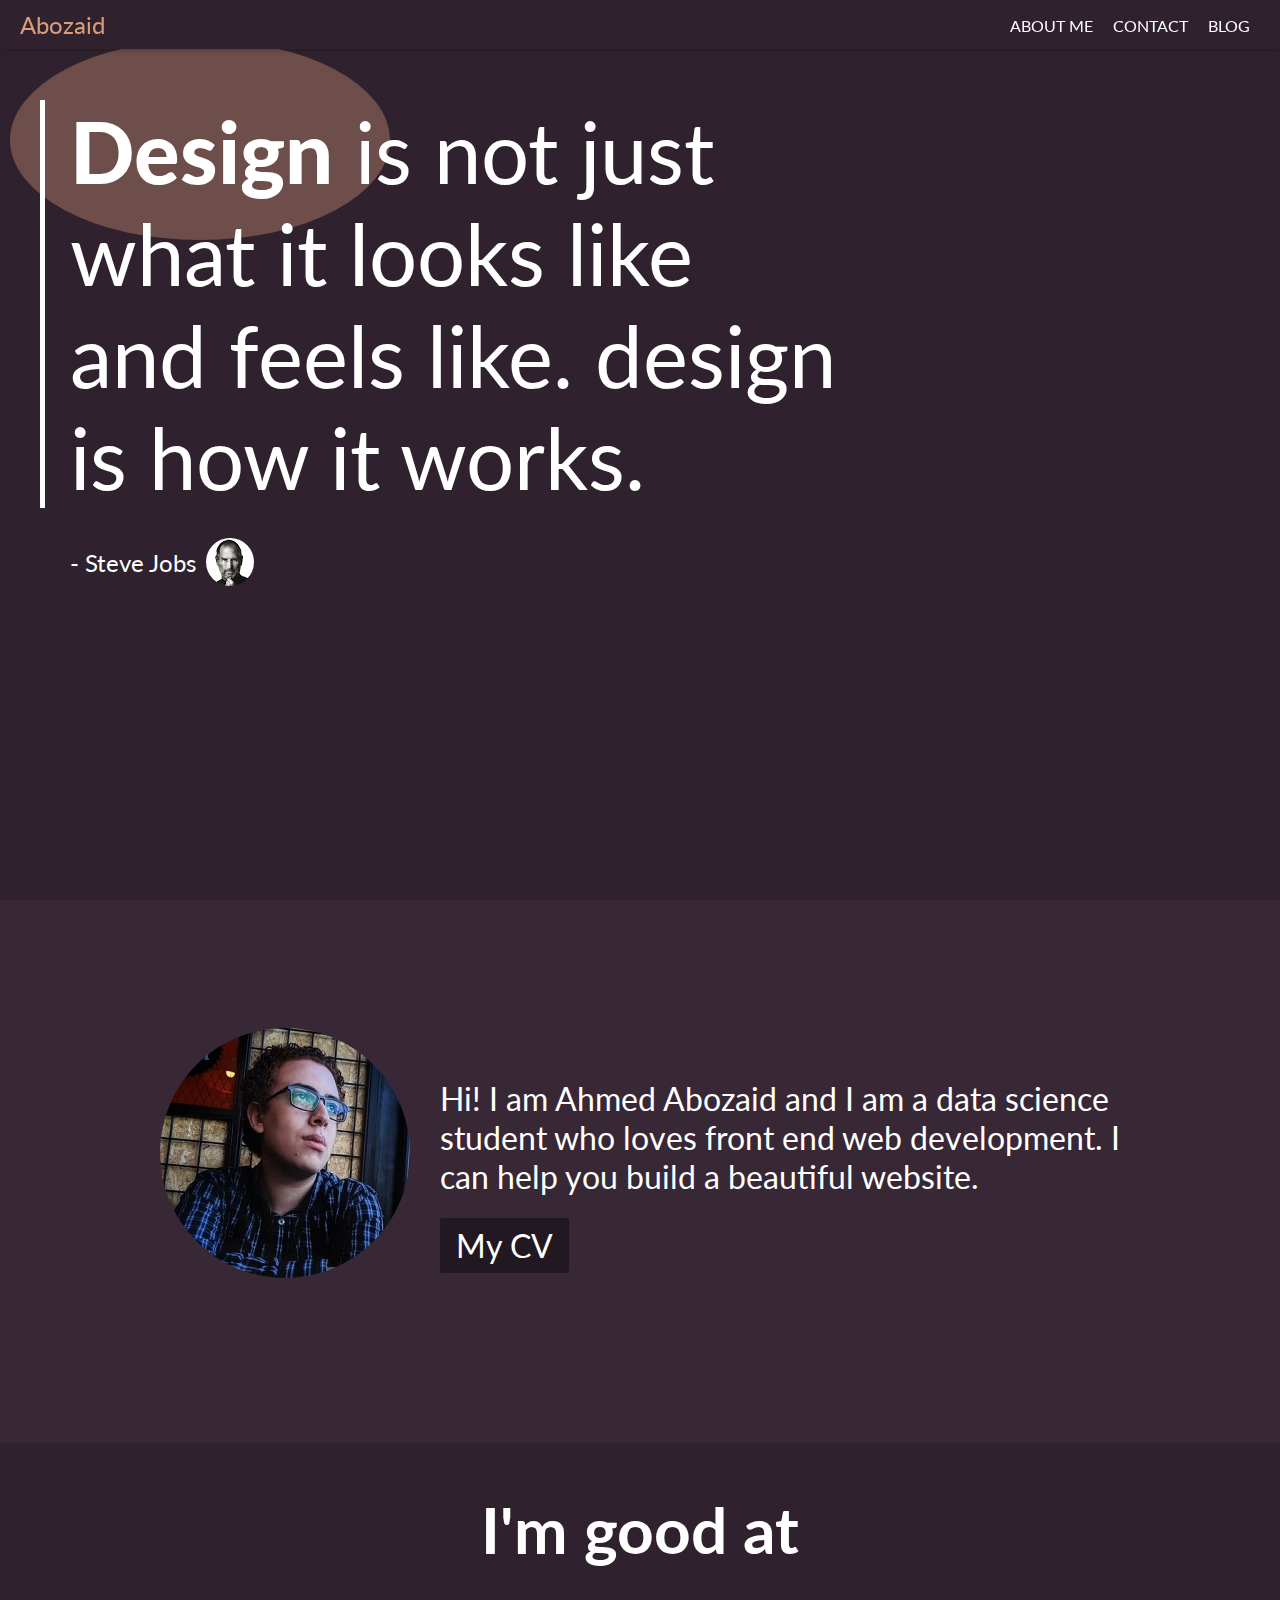
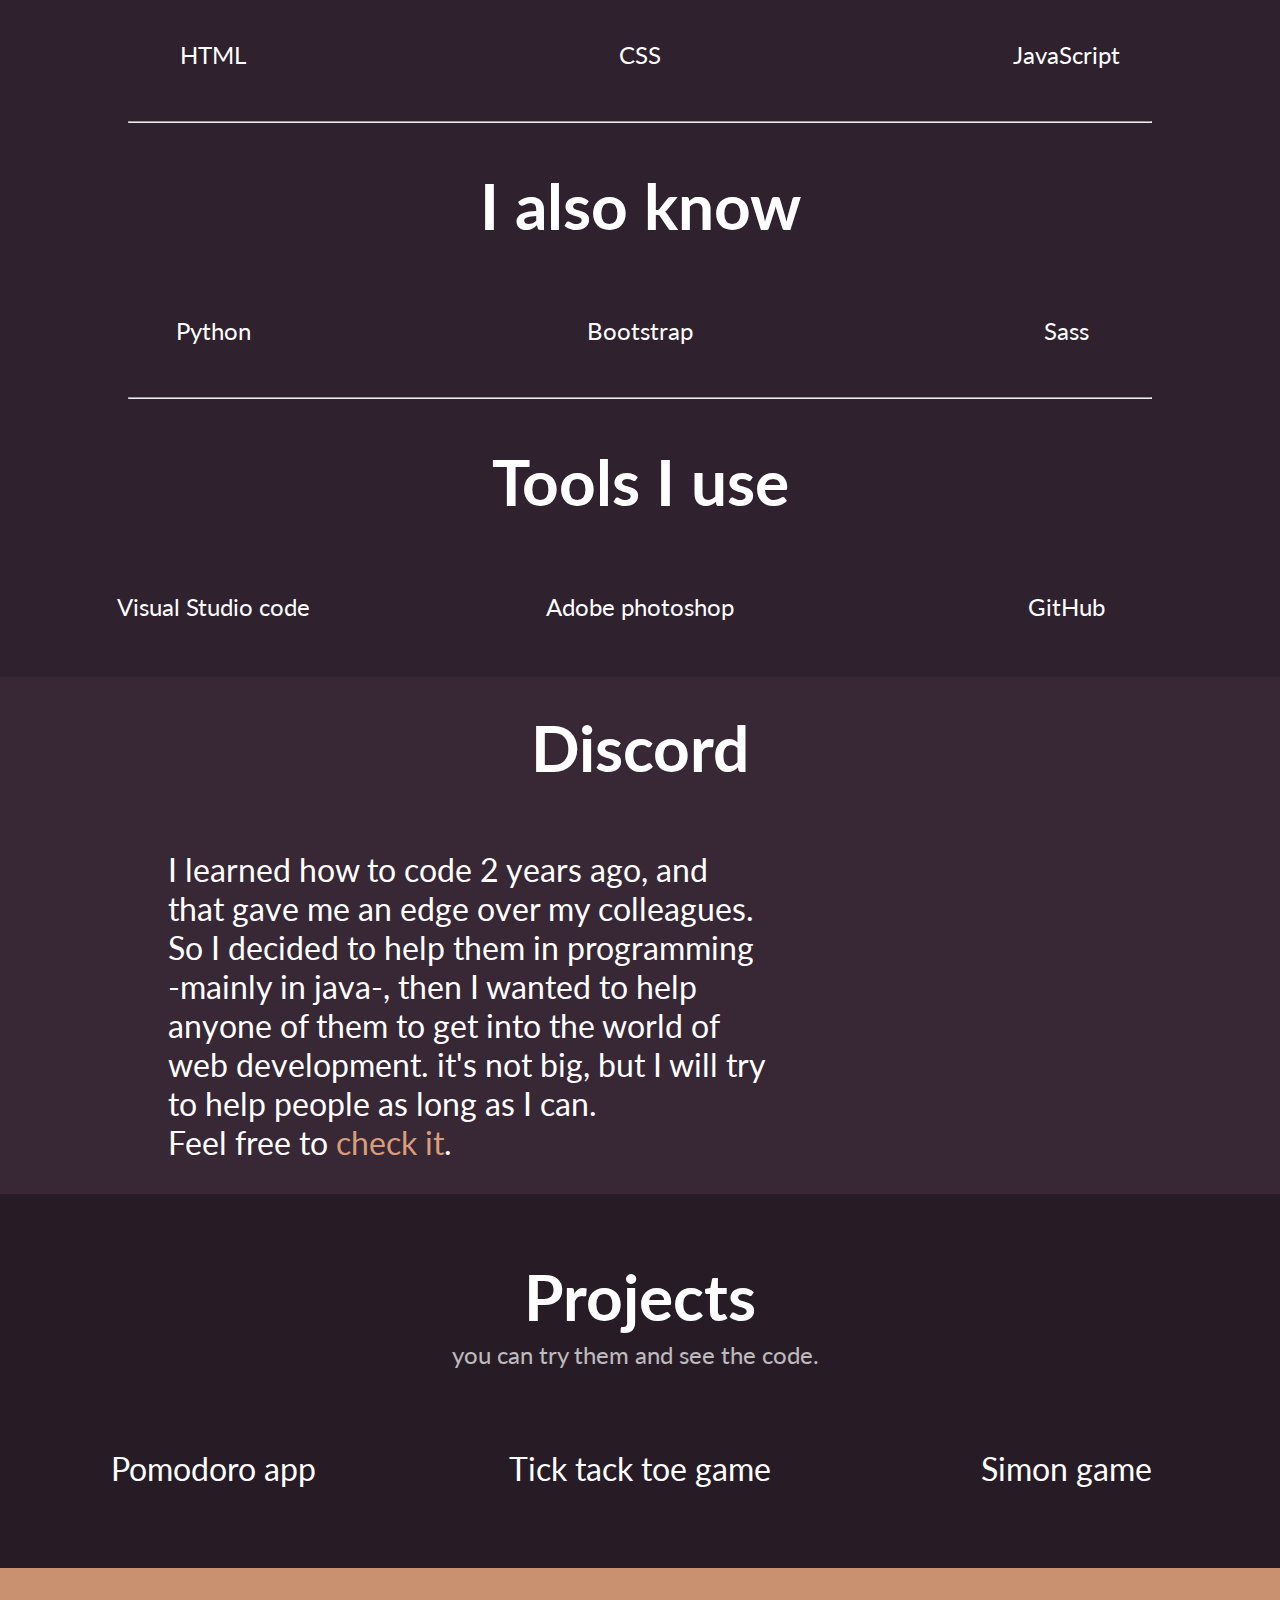
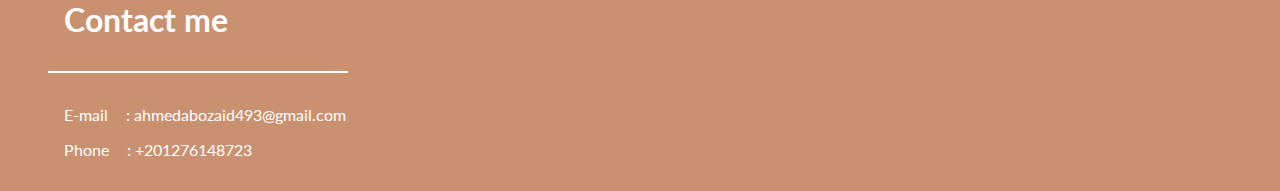
<file: index.html>
<!DOCTYPE html>
<html lang="en">
<head>
    <meta charset="UTF-8">
    <meta name="viewport" content="width=device-width, initial-scale=1.0">
    <title>Ahmed Abozaid</title>
    <link rel="stylesheet" href="https://cdnjs.cloudflare.com/ajax/libs/font-awesome/5.15.2/css/all.min.css" integrity="sha512-HK5fgLBL+xu6dm/Ii3z4xhlSUyZgTT9tuc/hSrtw6uzJOvgRr2a9jyxxT1ely+B+xFAmJKVSTbpM/CuL7qxO8w==" crossorigin="anonymous" />
    <link rel='icon' href='imgs/me.png'>
    <link rel="stylesheet" href="style.css">
</head>
<body>
    <nav>
        <small><a href="#">Abozaid</a></small>
        <ul class="navEls">
            <li class="navEl"><a href="#aboutMe">ABOUT ME</a></li>
            <li class="navEl"><a href="#contact">CONTACT</a></li>
            <li class="navEl"><a href="blog.html" target="_blank">BLOG</a></li>
        </ul>
    </nav>
    <!-- the <header> -->
        <header>
            <div class="quoteLine"></div>
            <div class="quote"><div class="firstWord">Design</div><div class="phrase"></div> </div>
            <div class="teller">
                <small> - Steve Jobs </small>
            <img src="imgs/steveJobs.jpg" alt="steve jobs image" draggable="false">
            </div>
            <a href="#projects" class="arrow">My works <br><i class="fas fa-chevron-down"></i></a>
        </header>

        <section class="aboutMe" id="aboutMe">
            <div class="brief">
                <div class="cvImg">
                    <img src="/imgs/ahmed.jpg" alt="myPhoto" draggable="false">
                </div>
                <div class="cvText">
                    <p>Hi! I am Ahmed Abozaid and I am a data science student who loves front end web development. I can help you build a beautiful website.</p>
                <a href="files/AhmedAbozaidCV.pdf" class="cv" target="_blank">My CV</a>
                </div>
            </div>
            <div class="skills">
                <h2>I'm good at</h2>
                <div class="goodAt">
                    <div class="skill">
                        <i class="fab fa-html5"></i>
                        <p>HTML</p>
                    </div>
                    <div class="skill">
                        <i class="fab fa-css3-alt"></i>
                        <p>CSS</p>
                    </div>
                    <div class="skill">
                        <i class="fab fa-js"></i>
                        <p>JavaScript</p>
                    </div>
                </div>
                <hr>
                <h2>I also know</h2>
                <div class="know">
                    <div class="skill">
                        <i class="fab fa-python"></i>
                        <p>Python</p>
                    </div>
                    <div class="skill">
                        <i class="fab fa-bootstrap"></i>
                        <p>Bootstrap</p>
                    </div>
                    <div class="skill">
                        <i class="fab fa-sass"></i>
                        <p>Sass</p>
                    </div>
                </div>
                <hr>
                <h2>Tools I use</h2>
                <div class="tools">
                    <div class="skill">
                        <i class="fas fa-code"></i>
                        <p>Visual Studio code</p>
                    </div>
                    <div class="skill">
                        <i class="fas fa-edit"></i>
                        <p>Adobe photoshop</p>
                    </div>
                    <div class="skill">
                        <i class="fab fa-github"></i>
                        <p>GitHub</p>
                    </div>
                </div>
            </div>
            <h2 class="discordHeader">Discord</h2>
            <div class="discord">
                <div class="discordParagraph">
                    <p>I learned how to code 2 years ago, and that gave me an edge over my colleagues. So I decided to help them in programming -mainly in java-, then I wanted to help anyone of them to get into the world of web development. it's not big, but I will try to help people as long as I can. <br> Feel free to <a href="https://discord.gg/SNUh6CbSbd" target="_blank">check it</a>.</p>
                </div>
                <i class="fab fa-discord"></i>
            </div>
        </section>
        <section class="projects" id="projects">
            <h2>Projects</h2>
            <small>you can try them and see the code.</small>
            <div class="works">
                <div class="work">
                    <i class="fas fa-stopwatch-20"></i>
                    <p>Pomodoro app</p>
                </div>
                <div class="work">
                    <i class="fas fa-times"></i>
                    <p>Tick tack toe game</p>
                </div>
                <div class="work">
                    <i class="fab fa-stripe-s"></i>
                    <p>Simon game</p>
                </div>
            </div>
           
        </section>  
        <footer id="contact">
            <h2>Contact me</h2>
            <div class="contactContainer">
                <div class="email">
                    <p> E-mail <i class="fas fa-envelope"></i> : ahmedabozaid493@gmail.com</p>
                    <p>Phone <i class="fas fa-phone"></i> : +201276148723</p>
                </div>
                <div class="social">
                    <ul>
                        <li><a href="https://www.facebook.com/ahmed.abozaid.50767" target="_blank"><i class="fab fa-facebook-f"></i></a></li>
                        <li><a href="https://twitter.com/AhmedAbozaid95" target="_blank"><i class="fab fa-twitter"></i></a></li>
                        <li><a href="https://github.com/AhmedAbozaid9" target="_blank"><i class="fab fa-github"></i></a></li>
                    </ul>
                </div>
            </div>
            
        </footer>          
        <script src="script.js"></script>
</body>
</html>
</file>
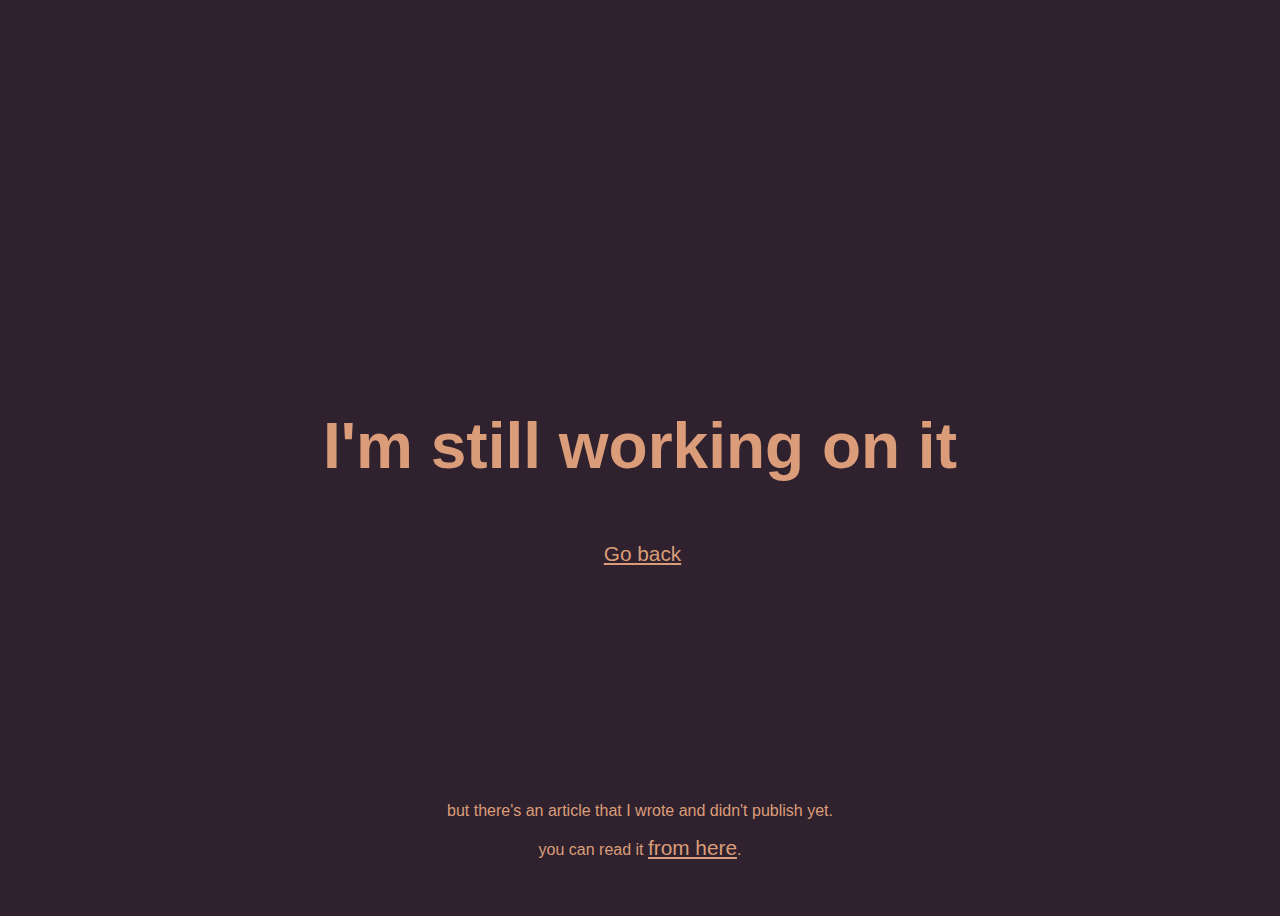
<file: blog.html>
<!DOCTYPE html>
<html lang="en">
<head>
    <meta charset="UTF-8">
    <meta http-equiv="X-UA-Compatible" content="IE=edge">
    <meta name="viewport" content="width=device-width, initial-scale=1.0">
    <title>Loading...</title>
    <link rel="stylesheet" href="https://cdnjs.cloudflare.com/ajax/libs/font-awesome/5.15.2/css/all.min.css" integrity="sha512-HK5fgLBL+xu6dm/Ii3z4xhlSUyZgTT9tuc/hSrtw6uzJOvgRr2a9jyxxT1ely+B+xFAmJKVSTbpM/CuL7qxO8w==" crossorigin="anonymous" />
    <style>
        *{
            box-sizing: border-box;
        }
        body{
            background-color: #2F222E;
            color: #db9d79;
            height: 100vh;
            overflow: hidden;
            font-family: Arial, Helvetica, sans-serif;
            display: flex;
            align-items: center;
            justify-content: center;
            flex-direction: column;
        }
        h1{
            text-align: center;
            font-size: 4rem;
            padding: 1rem 2.5rem;
        }
        a{
            color: #db9d79;
            font-size: 1.3rem;
        }
        a:hover{
            color: white;
        }
        i{
            margin-right: 5px;
        }
        div{
            text-align: center;
            position: absolute;
            bottom: 40px;
        }
        @media(max-width:800px) {
            h1{
                font-size: 2.5rem;
            }
        }
    </style>
</head>
<body>
    <h1>I'm still working on it <span></span></h1>
    <a href="index.html"><i class="fas fa-chevron-left"></i>Go back</a>
    <div>
        <p>but there's an article that I wrote and didn't publish yet.</p>
        you can read it <a href="files/إزاي ماتبقاش الإمبوستر.pdf" target="_blank">from here</a>.
    </div>
    <script>
        console.log('hi'.repeat(0))
        let dots = document.querySelector('h1 span')
        let counter = 0 
        let i = setInterval(() => {
            dots.innerHTML = ('. '.repeat(counter))
            counter++
            if(counter > 3){
                counter = 0
            }
            
        },500)
    </script>
</body>
</html>
</file>
<file: style.css>
@import url('https://fonts.googleapis.com/css2?family=Lato&display=swap');
*{
    box-sizing: border-box;
}
*:focus{
    outline: none !important; 
}
html{
    scroll-behavior: smooth;
}
body{
    margin: 0%;
    padding: 0;
    font-family: 'Lato';
    color: white;
    overflow-x: hidden;
    height: 100vh;
    overflow: hidden;
    
}
body::-webkit-scrollbar{
    display: none;
}
hr{
    width: 80%;
}
h2{
    text-align: center;
    font-size: 64px;
    margin: 0;
    padding: 2rem;
}
nav{
    margin: 0;
    padding: 10px;
    background-color: #2F222E;
    z-index: 3;
    position: fixed;
    width: 100%;
    top: 0%;
    box-shadow: 2px 2px 5px rgba(0, 0, 0, 0.2);
    z-index: 2;
    display: flex;
    align-items: center;
}
/*animate nav elements color*/
.navEls{
    list-style-type: none;
    padding: 10px;
    position: absolute;
    margin-right: auto;
    font-size: 16px;
    display: flex;
    right: 10px;
    top: -10px;
}
.navEls .navEl{
    margin: 0px 10px;
}
.navEls .navEl a{
    text-decoration: none;
    color: #ffffff;
}
.navEls .navEl a:hover{
    color: #FFB68D;
}
nav small a{
    color: #db9d79;
    text-decoration: none;
    margin-left: 10px;
}
/* the quote styles */
header{
    background-color: #2F222E;
    padding-top: 100px;
    padding-left: 40px;
    height: 100vh;
}

header::after{
    content: '';
    display: block;
    width: 380px;
    height: 200px;
    background-color: #FFB68D;
    opacity: 0.3;
    border-radius: 50%;
    position: absolute;
    top: 40px;
    left: 10px;
    z-index: 0;
}
.quote{
    margin: 0%;
    margin-left: 30px;
    font-size: 85px;
    width: 60vw;
    position: relative;
    z-index: 1;
}
.phrase{
    display: inline;
}
.phrase span{
    opacity: 0;
    transition: opacity 200ms ease;
}
.phrase span.shown{
    opacity: 1;

}

.quote div.firstWord{
    font-weight: 1000;
    display: inline-block;
    z-index: 2;
}
.quoteLine{
    background-color: #ffffff;
    position: absolute;
    width: 5px;
    height: 0px;
    transition: height 1s ease-in 1s;
    z-index: 1;
}
.teller{
    display: flex;
    align-items: center;
    margin-top: 30px;
    margin-left: 30px;
    opacity: 0;
    transition: opacity 0.3s ease-in 3.2s;
}
small{
    font-size: 24px;
    margin-right: 10px;
}
.teller img{
    border-radius: 50%;
}
header .arrow{
    color: #FFB68D;
    position: relative;
    font-size: 20px;
    position: absolute;
    text-align: center;
    bottom: 80px;
    right: 80px;
    text-decoration: none;
    opacity: 0;
    transition: opacity 400ms ease, transform 300ms ease;
}
header .arrow.mouseEnter{
    transform: translateY(-5px);
}
header a i{
    font-size: 32px;   
}
/* about me */
section.aboutMe{
    padding-top: 3rem;
    background-color: #382836;
}
section.aboutMe > .brief{
    font-size: 32px;
    padding: 5rem 10rem;
    padding-bottom: 8rem;
    margin: 0 auto;
    display: flex;
    align-items: center;
    justify-content: center;
}
section.aboutMe > .brief a.cv{
    text-decoration: none;
    color:inherit;
    background-color: #221821;
    margin: auto;
    padding: 0.5rem 1rem;
    border-radius: 3px;
    transition: background 0.2s ease;
}
section.aboutMe > .brief a.cv:hover{
    background-color: #573a54;
    box-shadow: 0px -2px -5px rgba(0, 0, 0, 0.2);
}
section.aboutMe > .brief p{
    margin: 0;
    margin-bottom: 30px;
}
.cvImg img{
    margin-right: 30px;
    margin-bottom: 30px;
    border-radius: 50%;
    width: 250px;
}
section.aboutMe > .skills{
    padding: 1rem 0;
    background-color: #2F222E;
    font-size: 24px;
}


section.aboutMe .skills .goodAt,section.aboutMe .skills .know,section.aboutMe .skills .tools,section.projects .works{
    display: flex;
    justify-content: space-around;
    align-items: center;
}
section.aboutMe .skills .skill,section.projects .works .work{
    width: 300px;
    margin: 1rem 0;
    display: flex;
    flex-direction: column;
    justify-content: center;
    align-items: center;
    text-align: center;
}
section.aboutMe .skills i,section.projects .works .work i{
    font-size: 72px;
}
.discord{
    display: flex;
    align-items: center;
    justify-content: space-around;
    max-width: 1500px;
    margin: 0 auto;
    padding: 0 1rem;
}
.discord .discordParagraph{
    max-width: 600px;
}
.discord .discordParagraph > p{
    font-size: 32px;
}
.discord i{
    font-size: 250px;
    margin: 10px;
    margin-left: 30px;
}
.discord a{
    color: #db9d79;
    text-decoration: none;
}
/*my projects*/
section.projects{
    background-color: #271c26;
    font-size: 32px;
    padding: 2rem 0;
}
section.projects h2{
    padding-bottom: 0.3rem;
}
section.projects .works .work{
    cursor: pointer;
}
section.projects small{
    opacity: 0.7;
    display: block;
    text-align: center;
    margin-bottom: 2rem;
}
/*the footer*/
footer{
    background-color: #ca9170;
}
footer .contactContainer{
    margin: 0 3rem;
    display: flex;
    align-items: center;
    justify-content: space-between;
}
footer h2{
    text-align: left;
    font-size: 32px;
    padding-left: 16px;
    border-bottom: 2px solid ;
    margin-left: 3rem;
    display: inline-block;
    width: 300px;
}
footer i{
    margin: 0 7px;
}
footer .social i{
    font-size: 32px;
}
footer .email{
    margin: 1rem;
}
footer .social ul{
    color: #ffffff;
    margin: 0%;
    padding: 0%;
    text-decoration: none;
    list-style-type: none;
    display: flex;
    align-items: center;
    justify-content: space-between;
    width: 200px;
}
footer .social{
    margin: 1rem 0;
    padding: 0%;
}
footer a:visited{
    color: #ffffff;
}
/* media queries */
@media(max-width:850px){
    .quote{
        font-size: 54px;
    }
    header::after{
        width: 250px;
        height: 170px;
        left: 15px;
        top: 30px;
    }
    section.aboutMe > .brief{
        padding: 2rem 2rem;
        flex-direction: column;
    }
    section.aboutMe .skills .goodAt,section.aboutMe .skills .know,section.aboutMe .skills .tools,section.projects .works{
        flex-direction: column;
    }
    .discord i{
        display: none;
    }
    header{
        padding-top: 60px;
    }
    header .arrow{
        right: 20px;
        bottom: 40px;
        font-size: 20px;
    }
    .navEls .navEl{
        padding: 0;
        font-size: 14px;
    }
    .navEls{
        right: 3px;
    }
    footer .contactContainer{
        flex-direction: column;
        justify-content: center;
        margin: 0 1rem;
    }
    
}
</file>
